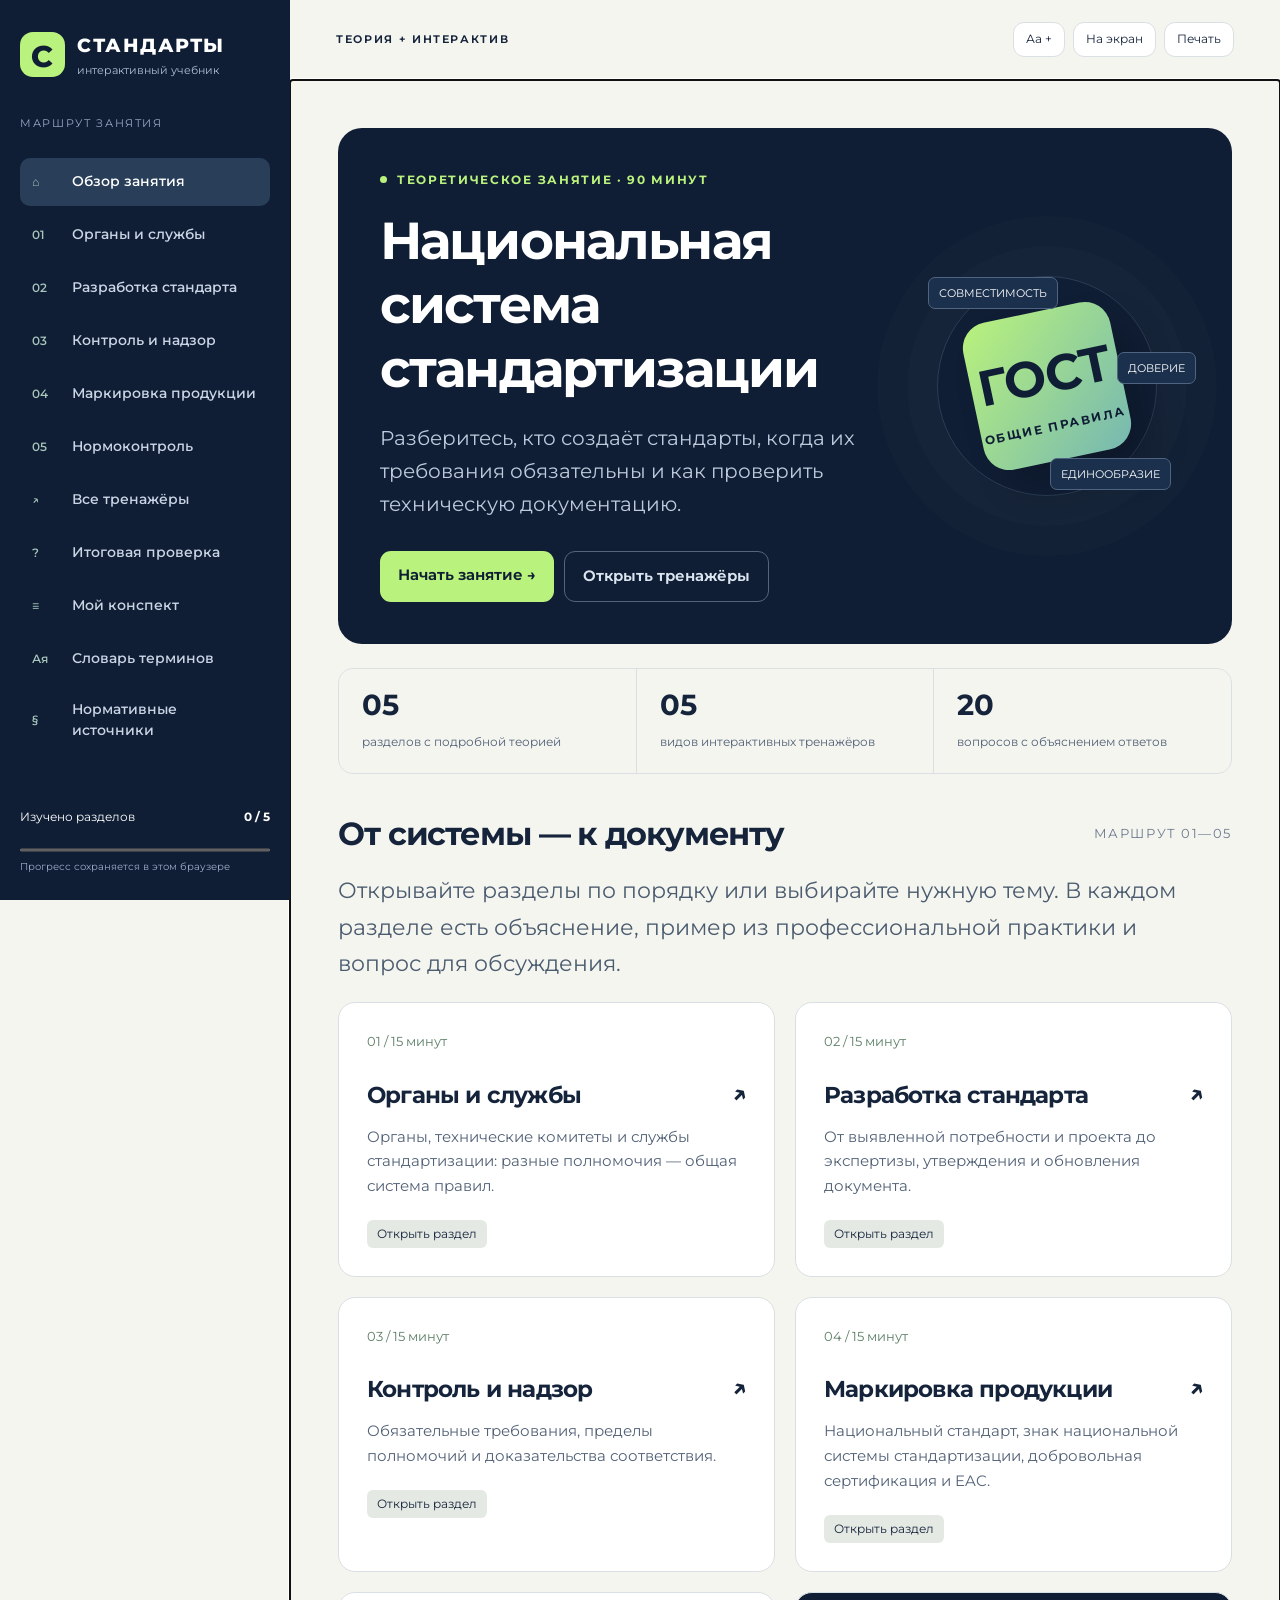
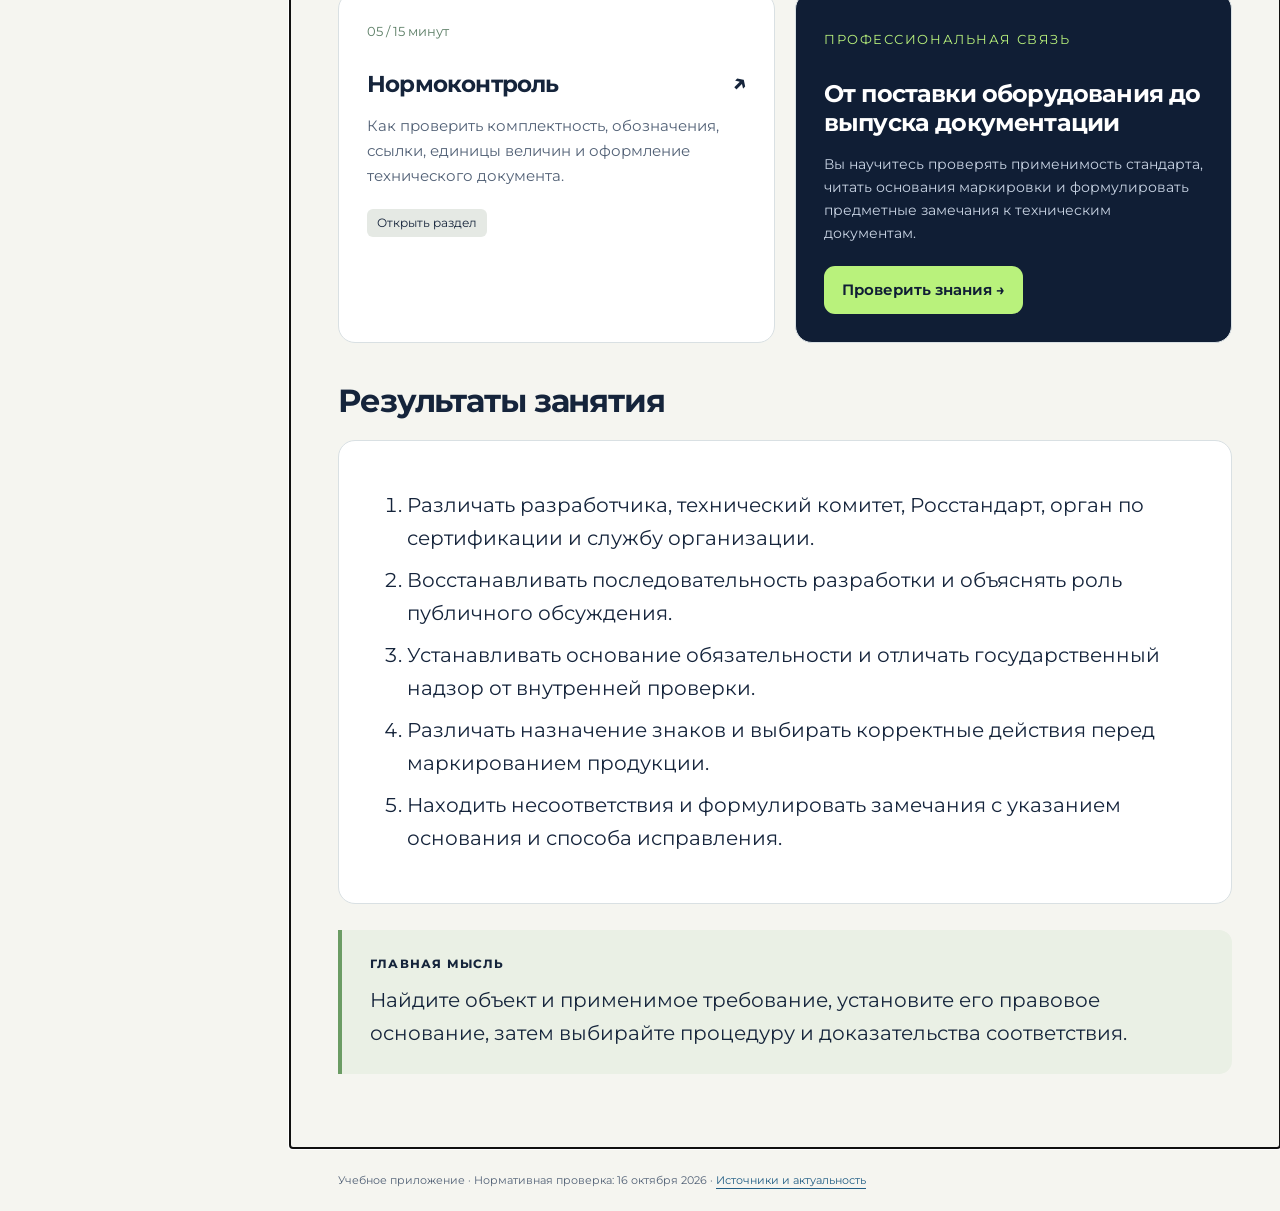
<file: index.html>
<!doctype html>
<html lang="ru">
<head>
  <meta charset="UTF-8"><meta name="viewport" content="width=device-width,initial-scale=1">
  <meta name="theme-color" content="#101e35">
  <meta name="description" content="Интерактивное теоретическое занятие: национальная система стандартизации, разработка стандартов, надзор, маркировка и нормоконтроль.">
  <title>Стандарты • Интерактивное занятие</title>
  <link rel="icon" href="icon.svg" type="image/svg+xml"><link rel="stylesheet" href="style.css">
  <script defer src="content.js"></script><script defer src="app.js"></script>
</head>
<body>
<a class="skip" href="#main">Перейти к содержанию</a>
<aside class="sidebar" id="sidebar">
  <a class="brand" href="#home"><span class="brand-icon">С</span><span>СТАНДАРТЫ<small>интерактивный учебник</small></span></a>
  <div class="rail-caption">МАРШРУТ ЗАНЯТИЯ</div><nav id="navigation" aria-label="Разделы занятия"></nav>
  <div class="rail-progress"><div><span>Изучено разделов</span><strong id="progressLabel">0 / 5</strong></div><progress id="progress" max="5" value="0">0 из 5</progress><small>Прогресс сохраняется в этом браузере</small></div>
  <button class="rail-button" id="teacherToggle" aria-pressed="false">Режим преподавателя</button>
</aside>
<div class="workspace">
 <header class="topbar"><button class="icon-button" id="menuToggle" aria-label="Открыть меню" aria-expanded="false">☰</button><span>ТЕОРИЯ + ИНТЕРАКТИВ</span><div class="toolbar"><button id="fontToggle" title="Увеличить текст" aria-pressed="false">Аа +</button><button id="presentToggle" aria-pressed="false">На экран</button><button id="printButton">Печать</button></div></header>
 <main id="main" tabindex="-1"></main>
 <footer>Учебное приложение · Нормативная проверка: 16 октября 2026 · <a href="#sources">Источники и актуальность</a></footer>
</div>
<div id="toast" role="status" aria-live="polite"></div>
<noscript>Для интерактивных заданий включите JavaScript. Полный теоретический материал доступен в файле THEORY.md в архиве приложения.</noscript>
</body></html>
</file>
<file: style.css>
@font-face{font-family:Montserrat;src:url('assets/Montserrat.ttf') format('truetype');font-style:normal;font-weight:100 900;font-display:swap}
:root{--navy:#101e35;--navy2:#182b47;--paper:#f5f5f0;--white:#fff;--ink:#15243b;--muted:#526176;--line:#d9e0e3;--green:#b9f27c;--orange:#e78a51;--base:20px}
*{box-sizing:border-box}html{scroll-behavior:smooth}body{margin:0;background:var(--paper);color:var(--ink);font-family:Montserrat,Arial,sans-serif;font-size:var(--base);line-height:1.65}button,input,select,textarea{font:inherit}button,a,input,summary,select,textarea{-webkit-tap-highlight-color:transparent}button{cursor:pointer}button,a{touch-action:manipulation}a{color:#215d84;text-underline-offset:4px}button{border:1px solid var(--line);background:#fff;color:var(--ink);border-radius:11px;padding:10px 18px;line-height:1.4;transition:background .15s,transform .15s}button:hover{background:#edf3ed}button:disabled{opacity:.55;cursor:default}button:focus-visible,a:focus-visible,summary:focus-visible,input:focus-visible,textarea:focus-visible,select:focus-visible{outline:3px solid #487fed;outline-offset:4px}button.primary,.primary{background:var(--navy);border-color:var(--navy);color:#fff}button.primary:hover{background:#284767}.accent{background:var(--green)!important;color:var(--navy)!important;border-color:var(--green)!important}.skip{position:fixed;top:-100px;left:20px;z-index:50;background:#fff;padding:12px}.skip:focus{top:12px}
.sidebar{position:fixed;inset:0 auto 0 0;width:290px;overflow-y:auto;background:var(--navy);color:#fff;padding:30px 20px;display:flex;flex-direction:column;gap:25px;z-index:20}.brand{display:flex;gap:12px;align-items:center;color:#fff;text-decoration:none;font-size:19px;font-weight:800;letter-spacing:.08em}.brand-icon{background:var(--green);color:var(--navy);width:45px;height:45px;display:grid;place-items:center;font-size:30px;border-radius:13px}.brand small{display:block;letter-spacing:0;font-weight:400;font-size:11px;color:#b1bfd4}.rail-caption{color:#95a8c1;font-size:11px;letter-spacing:.15em;margin-top:10px}.sidebar nav{display:grid;gap:5px}.sidebar nav a{color:#c9d4e4;text-decoration:none;display:flex;align-items:center;gap:12px;padding:11px 12px;border-radius:10px;font-size:14px;font-weight:550;line-height:1.5;min-height:48px}.sidebar nav a.active{background:#283e59;color:#fff}.sidebar nav a:hover{background:#1e334d}.nav-number{min-width:28px;font-size:12px;color:#a8c8be}.nav-check{color:var(--green);margin-left:auto}.rail-progress{margin-top:auto;padding-top:30px}.rail-progress>div{display:flex;justify-content:space-between;font-size:12px}.rail-progress small{font-size:10px;display:block;color:#99adc7;line-height:1.6}.rail-progress progress{width:100%;height:6px;accent-color:var(--green)}.rail-button{background:#1e334d;border-color:#43536c;color:#fff;font-size:12px}.rail-button[aria-pressed=true]{color:var(--green)}
.workspace{margin-left:290px}.topbar{height:80px;border-bottom:1px solid var(--line);display:flex;align-items:center;justify-content:space-between;padding:0 46px;gap:15px;background:var(--paper)}.topbar>span{font-size:11px;letter-spacing:.15em;font-weight:650}.toolbar{display:flex;gap:8px}.toolbar button{font-size:12px;padding:8px 12px}.icon-button{display:none}main{max-width:1280px;margin:0 auto;padding:48px;min-height:calc(100vh - 160px)}footer{font-size:11px;color:var(--muted);padding:22px 48px;border-top:1px solid var(--line)}h1,h2,h3,h4{line-height:1.22;letter-spacing:-.035em}h1{font-size:clamp(36px,4vw,64px);font-weight:700;margin:15px 0 25px}h2{font-size:32px;margin:0 0 20px}h3{font-size:24px;margin:0 0 16px}h4{font-size:21px;margin:0 0 12px}p{margin:0 0 20px}li{margin:9px 0}small,.small{font-size:14px}.muted{color:var(--muted)}.eyebrow{font-size:12px;text-transform:uppercase;letter-spacing:.14em;font-weight:700;color:#54726c;display:flex;align-items:center;gap:10px}.eyebrow:before{content:'';height:7px;width:7px;background:#579d72;border-radius:50%}.lead{font-size:22px;max-width:850px;color:#4b5c6f;line-height:1.65}.tag{font-size:12px;background:#e5e9e4;padding:5px 10px;border-radius:6px;display:inline-block;line-height:1.5}.section-heading{display:flex;align-items:center;justify-content:space-between;gap:20px;margin:38px 0 20px}.section-heading h2{margin:0}.section-no{font-size:13px;letter-spacing:.12em;color:#6c7b8d}.hero{background:var(--navy);border-radius:24px;padding:42px;color:#fff;display:grid;grid-template-columns:1.4fr .8fr;gap:25px;position:relative;overflow:hidden}.hero h1{font-size:clamp(36px,4.1vw,60px);margin:18px 0 22px}.hero p{font-size:20px;color:#bdcbdc}.hero .eyebrow{color:var(--green)}.hero .eyebrow:before{background:var(--green)}.hero-actions{display:flex;gap:10px;flex-wrap:wrap;margin-top:30px}.hero-actions a,.button-link{display:inline-block;text-decoration:none;border-radius:11px;padding:12px 18px;font-size:15px;font-weight:650}.hero-art{display:flex;align-items:center;justify-content:center;position:relative;min-height:260px}.orbit{width:220px;height:220px;border:1px solid #6b81944f;border-radius:50%;display:grid;place-items:center;position:relative;box-shadow:0 0 0 30px #ffffff03,0 0 0 60px #ffffff03}.orbit-center{width:150px;height:150px;transform:rotate(-12deg);background:linear-gradient(135deg,#b9f27c,#76b8b2);color:var(--navy);border-radius:26px;display:flex;flex-direction:column;justify-content:center;align-items:center;box-shadow:20px 25px 35px #0003;font-size:50px;font-weight:700}.orbit-center small{font-size:12px;letter-spacing:.15em}.orbit-label{position:absolute;font-size:11px;border:1px solid #4e647f;border-radius:7px;padding:6px 10px;background:#1b304d;white-space:nowrap}.orbit-label:nth-child(2){top:0;left:-10px}.orbit-label:nth-child(3){bottom:5px;right:-15px}.orbit-label:nth-child(4){right:-40px;top:75px}.stats{display:grid;grid-template-columns:repeat(3,1fr);gap:1px;background:var(--line);border:1px solid var(--line);border-radius:15px;margin:24px 0 40px;overflow:hidden}.stats>div{background:var(--paper);padding:17px 23px}.stats strong{font-size:29px;display:block;line-height:1.3}.stats span{font-size:12px;color:var(--muted)}.grid{display:grid;grid-template-columns:repeat(2,minmax(0,1fr));gap:20px}.grid.three{grid-template-columns:repeat(3,minmax(0,1fr))}.card{border:1px solid var(--line);background:#fff;border-radius:17px;padding:28px;min-width:0}.route-card{display:block;text-decoration:none;color:var(--ink);transition:transform .2s,border-color .2s}.route-card:hover{transform:translateY(-3px);border-color:#779e85}.route-card .route-num{font-size:13px;color:#5c7e66;display:block;margin-bottom:28px}.route-card p{font-size:15px;color:var(--muted);margin-bottom:16px}.route-card h3{font-size:23px}.route-card .arrow{float:right;font-size:25px;line-height:1}.card.dark{background:var(--navy);color:#fff}.card.dark p{color:#c9d4e4}.lesson-intro{border-bottom:1px solid var(--line);padding-bottom:27px;margin-bottom:35px}.lesson-intro h1{font-size:clamp(34px,3.6vw,50px)}.lesson-block{margin:28px 0 38px}.lesson-block p{max-width:950px}.callout{border-left:4px solid #6b9c64;background:#eaf0e5;padding:24px 28px;border-radius:0 13px 13px 0;margin:26px 0}.callout p:last-child{margin:0}.callout.warning{background:#fff0e5;border-color:var(--orange)}.callout .label{font-size:12px;text-transform:uppercase;letter-spacing:.1em;display:block;font-weight:750;margin-bottom:10px}.example{border:1px solid var(--line);padding:25px;border-radius:15px;background:#fff;margin:25px 0}.example .tag{margin-bottom:15px}.example p:last-child{margin:0}.table-wrap{overflow-x:auto;border:1px solid var(--line);border-radius:14px;margin:25px 0;background:#fff}table{border-collapse:collapse;width:100%;font-size:17px}td,th{border-bottom:1px solid var(--line);padding:18px;text-align:left;vertical-align:top}th{background:#e9ede8;font-weight:700;font-size:14px}tr:last-child td{border-bottom:0}.table-wrap caption{text-align:left;font-size:15px;padding:18px;font-weight:650}.teacher-note{display:none;background:#fff2d8;border:1px dashed #b99854;border-radius:13px;padding:22px;margin:28px 0;font-size:17px}.teacher .teacher-note{display:block}.teacher-note strong{display:block;margin-bottom:8px}.button-row{display:flex;gap:12px;flex-wrap:wrap;margin:24px 0}.module-bottom{border-top:1px solid var(--line);margin-top:40px;padding-top:25px;display:flex;justify-content:space-between;flex-wrap:wrap;gap:15px}.module-bottom a{font-size:15px}.source-line{font-size:13px;color:var(--muted);margin-top:28px}.source-line a{margin-right:10px}details{background:#fff;border:1px solid var(--line);border-radius:13px;margin:14px 0;padding:20px}summary{cursor:pointer;font-size:20px;font-weight:650}details>div{padding-top:20px}details p:last-child{margin-bottom:0}.role-map{display:grid;grid-template-columns:repeat(2,minmax(0,1fr));gap:10px;margin:25px 0}.role-map button{text-align:left;min-height:90px;background:#fff}.role-map button[aria-pressed=true]{background:var(--navy);color:#fff;border-color:var(--navy)}.role-map button small{display:block;color:#647a91;margin-bottom:5px}.role-map button[aria-pressed=true] small{color:var(--green)}.panel{min-height:170px;padding:27px;border-radius:16px;background:#e9eee8;margin:18px 0}.panel p:last-child{margin:0}.timeline{display:grid;grid-template-columns:repeat(4,minmax(0,1fr));gap:8px;margin:24px 0}.timeline button{font-size:14px;text-align:left;padding:18px 15px;min-height:100px}.timeline button span{display:block;color:#5b7e6c;font-size:12px;margin-bottom:8px}.timeline button[aria-pressed=true]{background:var(--navy);color:#fff}.timeline button[aria-pressed=true] span{color:var(--green)}.question{padding:25px;border-radius:15px;background:#fff;border:1px solid var(--line);margin:25px 0}.question h3{font-size:22px}.options{display:grid;gap:10px}.options button{padding:16px 20px;text-align:left;font-size:18px}.options button.chosen{border-color:#375c8a;background:#e6edf8;box-shadow:0 0 0 1px #375c8a}.options button.correct{background:#e2f3d5;border-color:#648d48}.options button.incorrect{background:#fce9df;border-color:#b17053}.feedback{border-radius:12px;background:#e9eee8;padding:20px;margin:18px 0 0;font-size:18px}.feedback:empty{display:none}.feedback.good{background:#e4f0dc}.feedback.bad{background:#fff0e5}.control-label{display:block;font-size:15px;font-weight:650;margin-bottom:8px}select,input,textarea{max-width:100%;border:1px solid #acb8c4;border-radius:9px;padding:12px;background:white;color:var(--ink);font-size:18px}textarea{width:100%;min-height:140px;resize:vertical}.sequence-list{list-style:none;padding:0;counter-reset:seq}.sequence-list li{display:flex;align-items:center;gap:10px;background:#fff;border:1px solid var(--line);padding:13px;border-radius:10px;counter-increment:seq}.sequence-list li:before{content:counter(seq,decimal-leading-zero);font-size:13px;color:#5a725b;min-width:26px}.sequence-list .seq-label{flex:1;font-size:17px}.sequence-list button{padding:8px 12px;font-size:16px}.audit-list{display:grid;gap:12px}.audit-row{display:grid;grid-template-columns:1fr 200px;gap:22px;background:#fff;padding:22px;border:1px solid var(--line);border-radius:13px;align-items:center}.audit-row code{font-family:Montserrat,Arial,sans-serif;font-size:17px;background:#edf0ef;display:block;padding:15px;border-radius:6px;line-height:1.6}.audit-row .small{display:block;margin-bottom:8px}.audit-row select{width:100%;font-size:15px}.audit-row .feedback{grid-column:1/-1;margin:0}.quiz-header{display:flex;justify-content:space-between;align-items:center;gap:20px}.quiz-meter{font-size:14px;color:var(--muted)}.result-score{font-size:64px;line-height:1.2;font-weight:750;color:#406c3e}.result-grade{font-size:28px;font-weight:650}.result-summary{display:grid;grid-template-columns:1fr 1fr;gap:25px}.result-summary .card{padding:25px}.quiz-review details summary{font-size:16px}.form-grid{display:grid;grid-template-columns:1fr 1fr;gap:20px}.form-grid input{width:100%}.glossary-search{width:100%;margin:10px 0 25px}.glossary-entry{border-top:1px solid var(--line);padding:22px 0}.glossary-entry h3{font-size:23px}.glossary-entry p{font-size:18px}.source-card{margin-bottom:15px}.source-card h3{font-size:22px}.source-card p{font-size:16px}.source-card a{font-size:15px;word-break:break-word}.chip-row{display:flex;gap:10px;flex-wrap:wrap;margin:15px 0 30px}.chip-row button{font-size:15px}.chip-row button[aria-pressed=true]{background:var(--navy);color:#fff}.workbook-status{font-size:13px;color:var(--muted)}#toast{position:fixed;bottom:25px;left:calc(50% + 100px);transform:translateX(-50%);background:var(--navy);color:#fff;max-width:calc(100vw - 32px);padding:14px 20px;border-radius:12px;font-size:14px;box-shadow:0 10px 30px #0003;opacity:0;pointer-events:none;z-index:100}#toast.show{opacity:1}.presentation .sidebar{display:none}.presentation .workspace{margin-left:0}.presentation main{max-width:1300px}.presentation{--base:24px}.presentation .topbar{position:sticky;top:0;z-index:15}.large-text{--base:24px}.empty{padding:30px;color:var(--muted)}
@media(min-width:1600px){:root{--base:22px}}
@media(max-width:1100px){.sidebar{width:245px;padding:25px 14px}.workspace{margin-left:245px}main{padding:32px}.topbar{padding:0 32px}.hero{grid-template-columns:1fr;padding:32px}.hero-art{display:none}.grid.three{grid-template-columns:1fr 1fr}.timeline{grid-template-columns:repeat(2,minmax(0,1fr))}.brand{font-size:16px}.audit-row{grid-template-columns:1fr}.audit-row select{width:auto}}
@media(max-width:760px){:root{--base:18px}.sidebar{transform:translateX(-100%);width:285px;transition:transform .2s}.sidebar.open{transform:translateX(0);box-shadow:10px 0 60px #0005}.workspace{margin-left:0}.topbar{height:68px;padding:0 16px}.topbar>span{display:none}.icon-button{display:block;font-size:20px;padding:8px 12px}.toolbar button{font-size:11px;padding:8px}main{padding:26px 18px}footer{padding:20px 18px;line-height:1.8}.hero{padding:28px 23px;border-radius:18px}.hero h1{font-size:36px}.hero p{font-size:18px}.hero-actions a{font-size:13px}.stats>div{padding:14px 12px}.stats strong{font-size:24px}.stats span{font-size:10px}.grid,.grid.three,.form-grid,.result-summary{grid-template-columns:1fr}.card{padding:23px}.role-map{grid-template-columns:1fr}.section-heading{align-items:flex-start}h2{font-size:27px}h3{font-size:22px}.lead{font-size:19px}.lesson-intro h1{font-size:34px}.question{padding:20px}.options button{font-size:17px}.audit-row{padding:18px}.callout{padding:20px}.timeline button{font-size:13px}.sequence-list .seq-label{font-size:15px}.sequence-list{line-height:1.4}.sequence-list button{padding:7px 9px}.sequence-list li{gap:6px}.module-bottom button{font-size:16px}.source-card h3{font-size:20px}#toast{left:50%;width:max-content}.presentation{--base:21px}}
@media(prefers-reduced-motion:reduce){*{scroll-behavior:auto!important;transition:none!important}}
@media print{.sidebar,.topbar,footer,.button-row,.module-bottom,button,.hero-actions,#toast,.teacher-note{display:none!important}.workspace{margin:0}main{padding:0;max-width:none}.hero{background:#fff;color:#000;padding:0}.hero p{color:#000}.hero-art{display:none}body{font-size:12pt;background:#fff;color:#000}h1{font-size:26pt}h2{font-size:20pt}h3{font-size:16pt}.card,.question,.callout,.example{break-inside:avoid;box-shadow:none}.grid{display:block}.card{margin:15px 0}.lead{font-size:14pt}details{display:block}details>div{display:block!important}.table-wrap{overflow:visible}a{color:#000}.audit-row{break-inside:avoid}}
</file>
